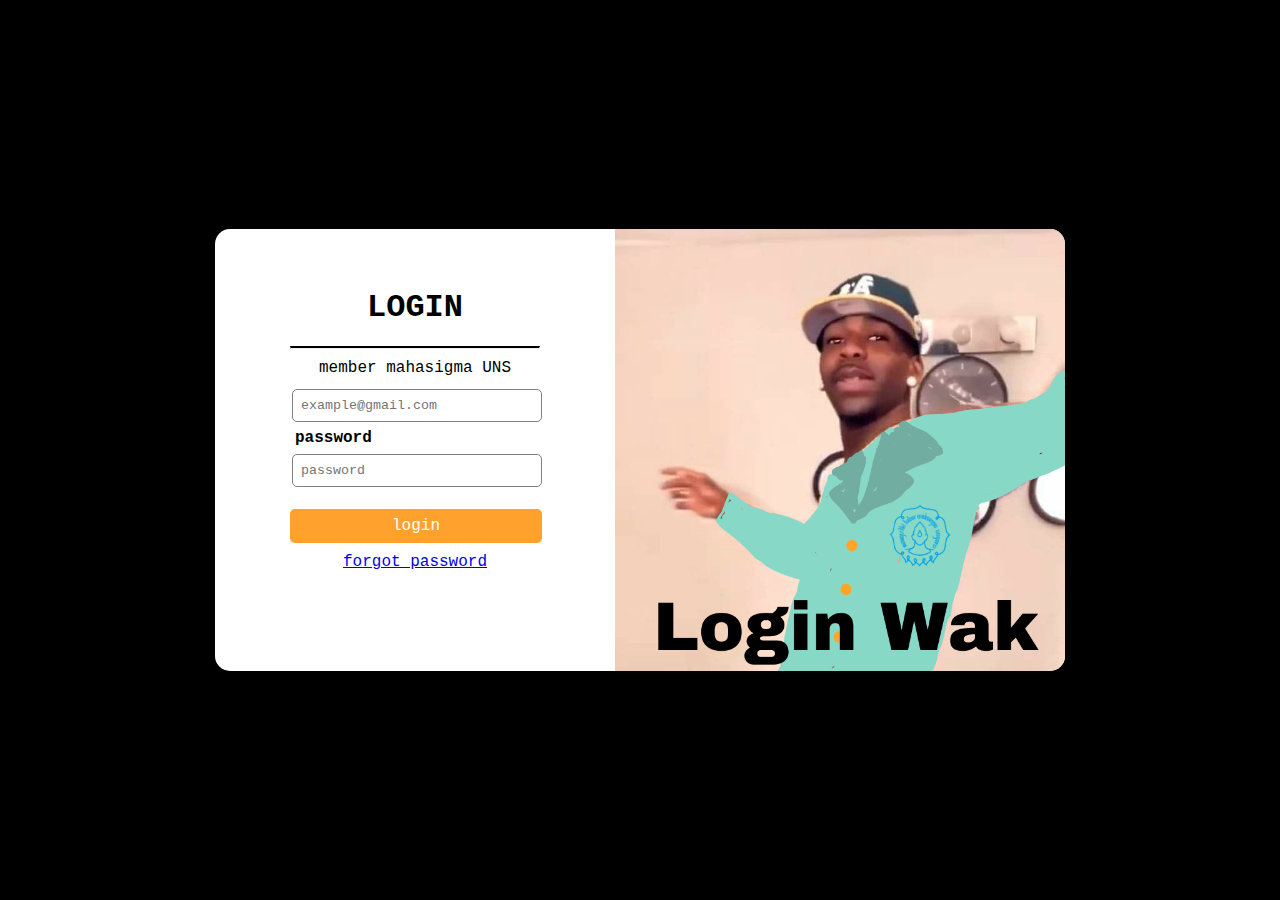
<file: tugas 01/index.html>
<!DOCTYPE html>
<html lang="en">
<head>
    <meta charset="UTF-8">
    <meta name="viewport" content="width=device-width, initial-scale=1.0">
    <title>tugas pemweb 01</title>
    <link rel="stylesheet" href="style.css">
</head>
<body>
    <div class="container">
        <div class="login">
            <form action="">
                <h1>login</h1>
                <hr>
                <p>member mahasigma UNS</p>
                <input type="text" placeholder="example@gmail.com">
                <label for="">password</label>
                <input type="password" placeholder="password">
                <button>login</button>
                <p>
                    <a href="forgotpass.html">forgot password</a>
                </p>
            </form>
        </div>
        <div class="gambar">
            <img src="Login Wak.png" alt="">
        </div>

    </div>
    
</body>
</html>
</file>
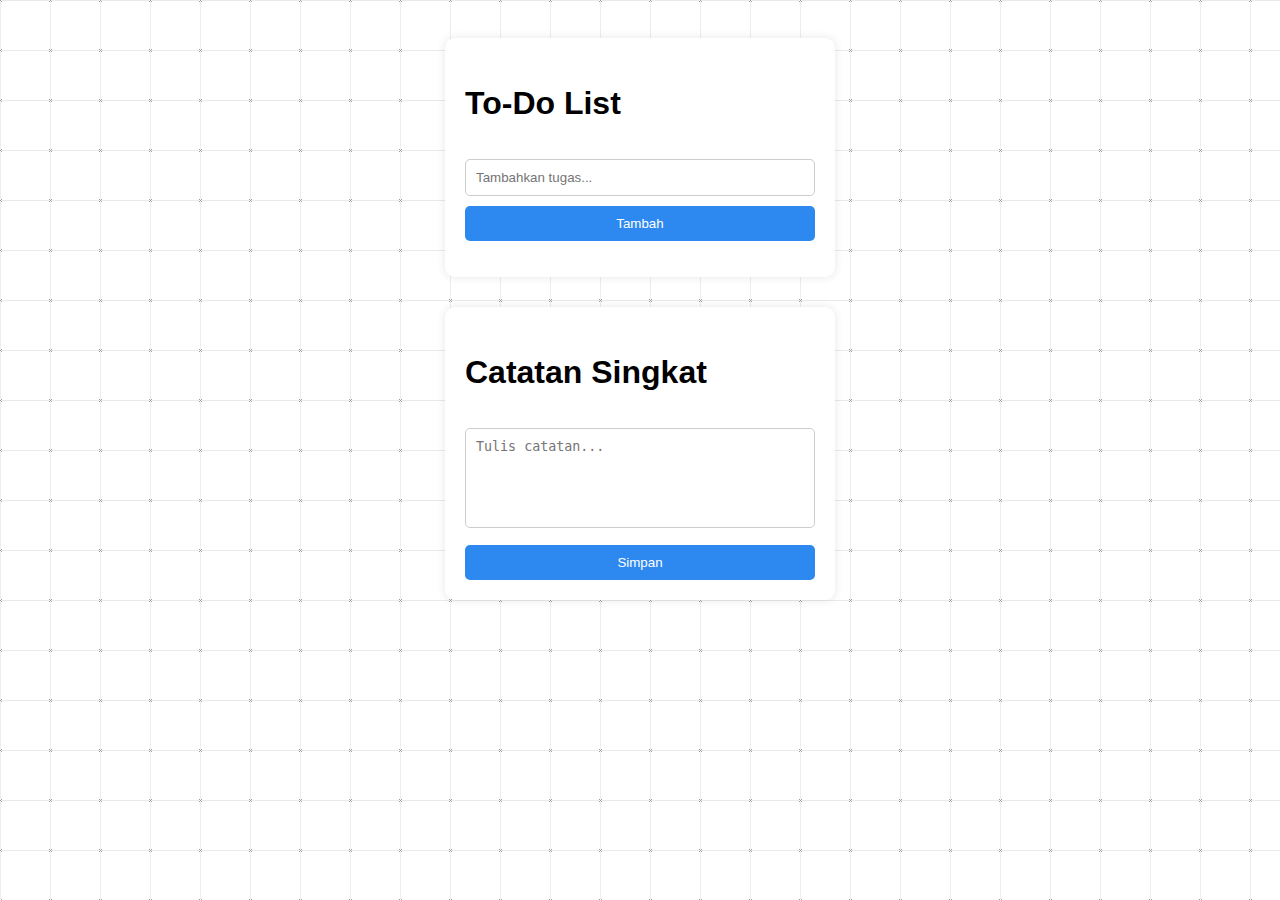
<file: tugas 02/index.html>
<!DOCTYPE html>
<html lang="id">
<head>
  <meta charset="UTF-8" />
  <meta name="viewport" content="width=device-width, initial-scale=1.0"/>
  <title>To-Do List + Catatan</title>
  <link rel="stylesheet" href="style.css" />
</head>
<body>
  <div class="container">
    <h1>To-Do List</h1>
    <input type="text" id="taskInput" placeholder="Tambahkan tugas..." />
    <button onclick="addTask()">Tambah</button>
    <ul id="taskList"></ul>
  </div>

  <div class="container">
    <h1>Catatan Singkat</h1>
    <textarea id="noteInput" placeholder="Tulis catatan..."></textarea>
    <button onclick="saveNote()">Simpan</button>
    <div id="noteDisplay"></div>
  </div>

  <script src="script.js"></script>
</body>
</html>
</file>
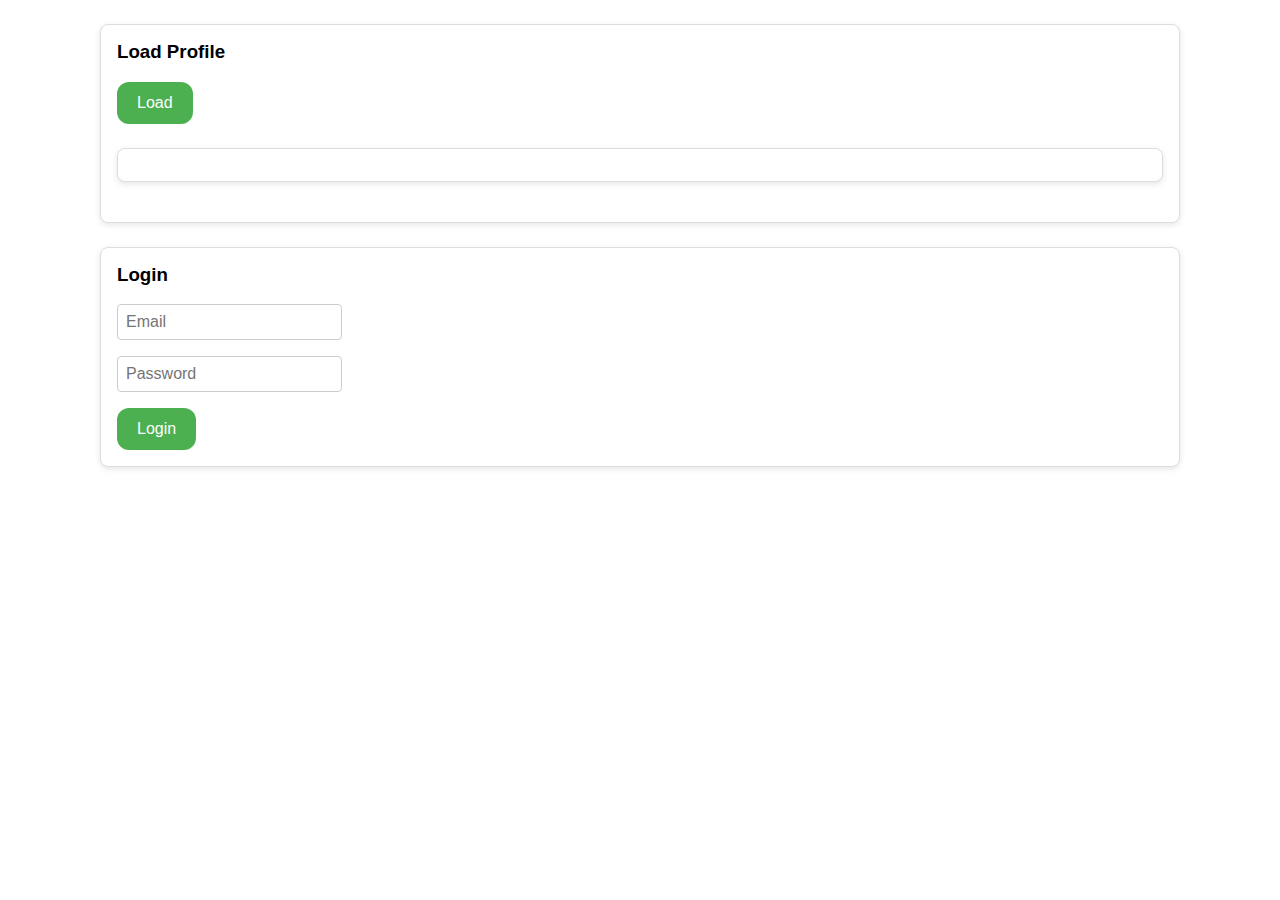
<file: tugas 03/PPW25-03_L0123077_M. Maulana Gian Pranaja/ajax/index.html>
<!DOCTYPE html>
<html lang="id">
  <head>
    <meta charset="UTF-8" />
    <title>Daftar Profil & Login</title>
    <script src="https://code.jquery.com/jquery-3.6.0.min.js"></script>
    <link rel="stylesheet" href="style.css" />
  </head>
  <body class="flex-center">
    <div class="container w-screen">
      <div>
        <div class="card">
          <h3>Load Profile</h3>
          <button class="btn" id="loadProfiles">Load</button>

          <div class="card">
            <div id="profiles"></div>
          </div>
        </div>

        <div class="card">
          <h3>Login</h3>
          <div>
            <input type="email" id="email" placeholder="Email" class="input" />
            <input
              type="password"
              id="password"
              placeholder="Password"
              class="input"
            />
          </div>
          <button class="btn" id="loginBtn">Login</button>
          <div id="loginResult"></div>
        </div>
      </div>
    </div>

    <script src="script.js">

    </script>
  </body>
</html>
</file>
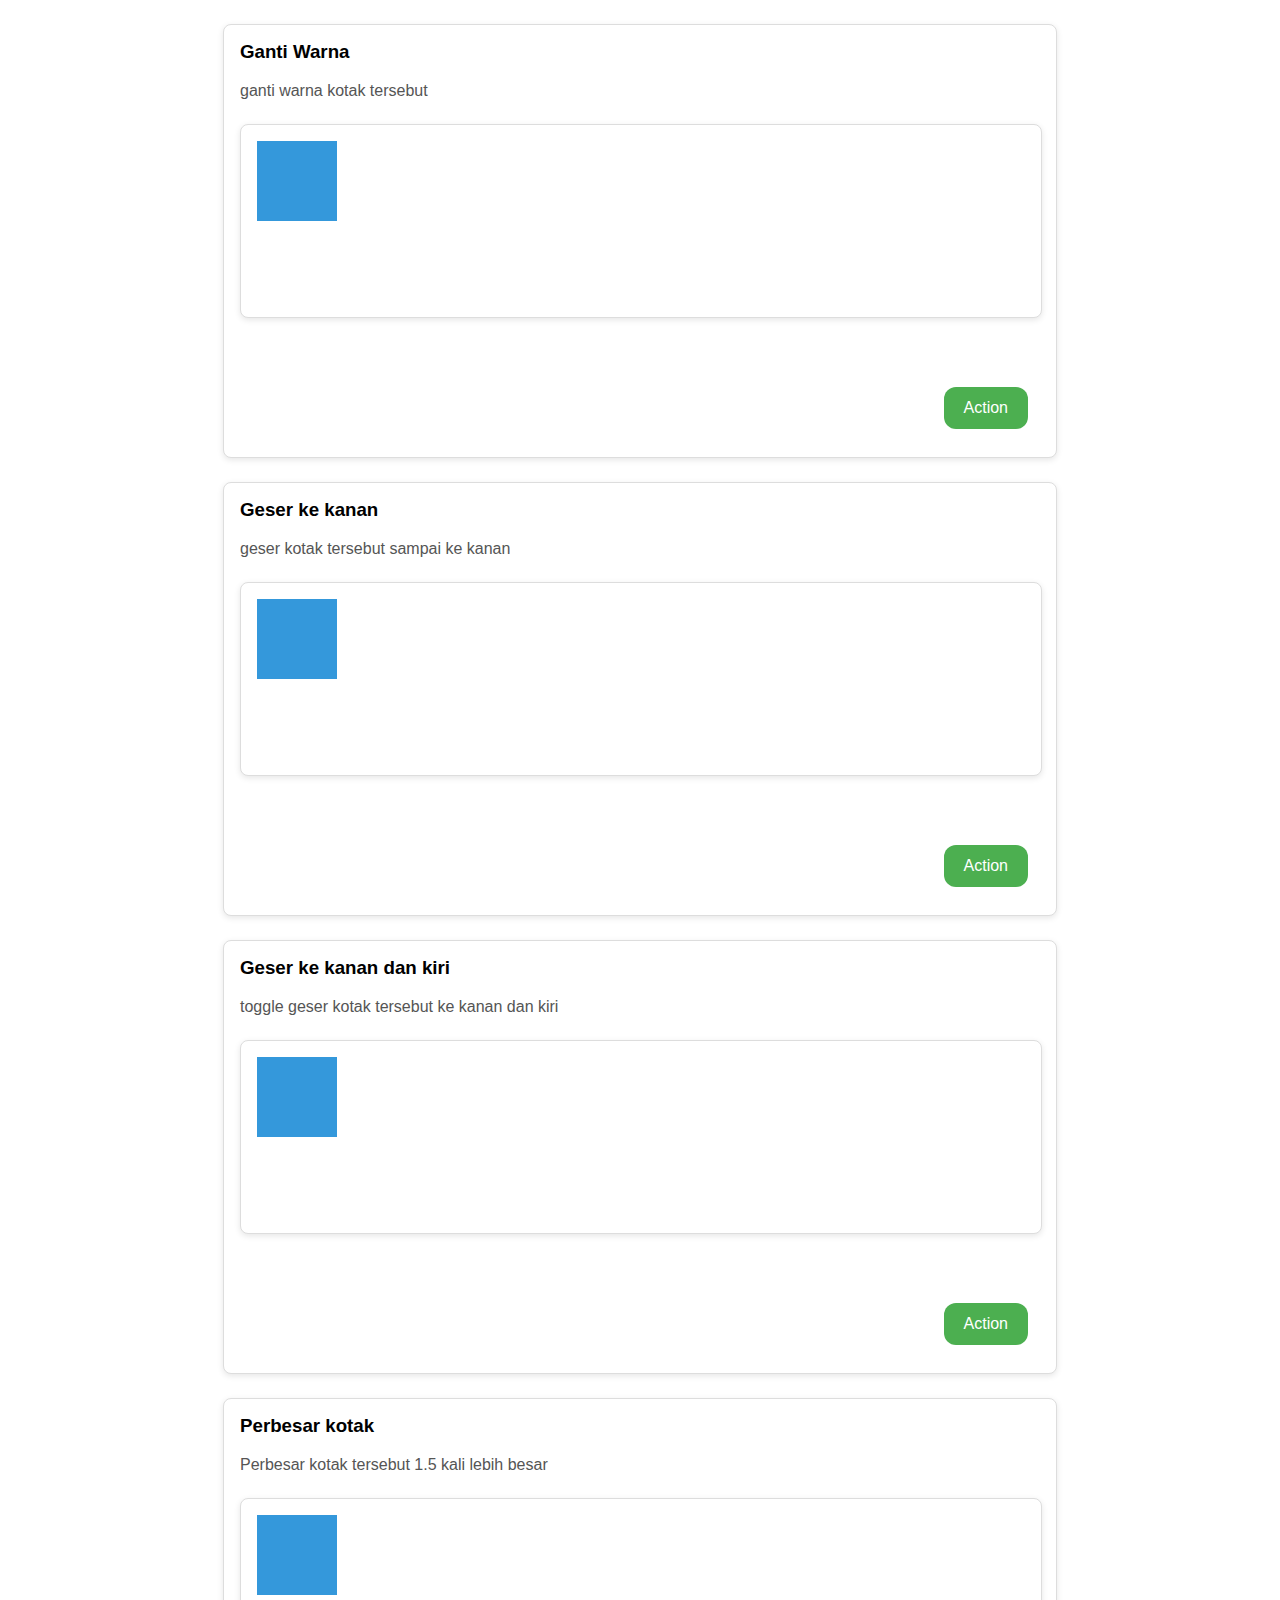
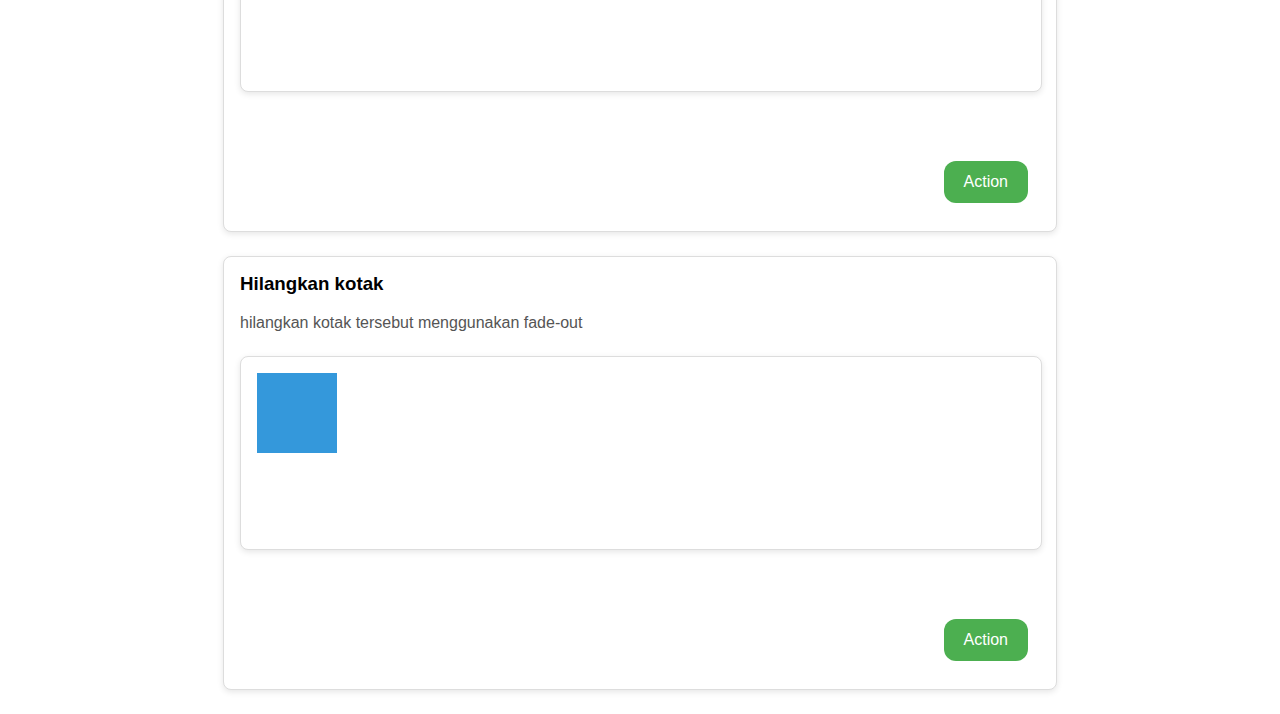
<file: tugas 03/PPW25-03_L0123077_M. Maulana Gian Pranaja/jquery/index.html>
<!DOCTYPE html>
<html>
  <head>
    <link rel="stylesheet" href="style.css">
    <script src="https://code.jquery.com/jquery-3.6.0.min.js"></script>
  </head>
  <body>
    <div class="card lg">
      <h3>Ganti Warna</h3>
      <p>ganti warna kotak tersebut</p>

      <div class="card md">
        <div class="box" id="changeColorBox"></div>
      </div>

      <button class="btn bottom-right" id="changeColorBtn">Action</button>
    </div>

    <div class="card lg">
      <h3>Geser ke kanan</h3>
      <p>geser kotak tersebut sampai ke kanan</p>

      <div class="card md">
        <div class="box" id="movableRightBox"></div>
      </div>

      <button class="btn bottom-right" id="movableRightBtn">Action</button>
    </div>

    <div class="card lg">
      <h3>Geser ke kanan dan kiri</h3>
      <p>toggle geser kotak tersebut ke kanan dan kiri</p>

      <div class="card md">
        <div class="box" id="movableRightLeftBox"></div>
      </div>

      <button class="btn bottom-right" id="movableRightLeftBtn">Action</button>
    </div>

    <div class="card lg">
      <h3>Perbesar kotak</h3>
      <p>Perbesar kotak tersebut 1.5 kali lebih besar</p>

      <div class="card md">
        <div class="box" id="largerBox"></div>
      </div>

      <button class="btn bottom-right" id="largerBtn">Action</button>
    </div>

    <div class="card lg">
      <h3>Hilangkan kotak</h3>
      <p>hilangkan kotak tersebut menggunakan fade-out</p>

      <div class="card md">
        <div class="box" id="fadeOutBox"></div>
      </div>

      <button class="btn bottom-right" id="fadeOutBtn">Action</button>
    </div>

    <script src="script.js"></script>
  </body>
</html>
</file>
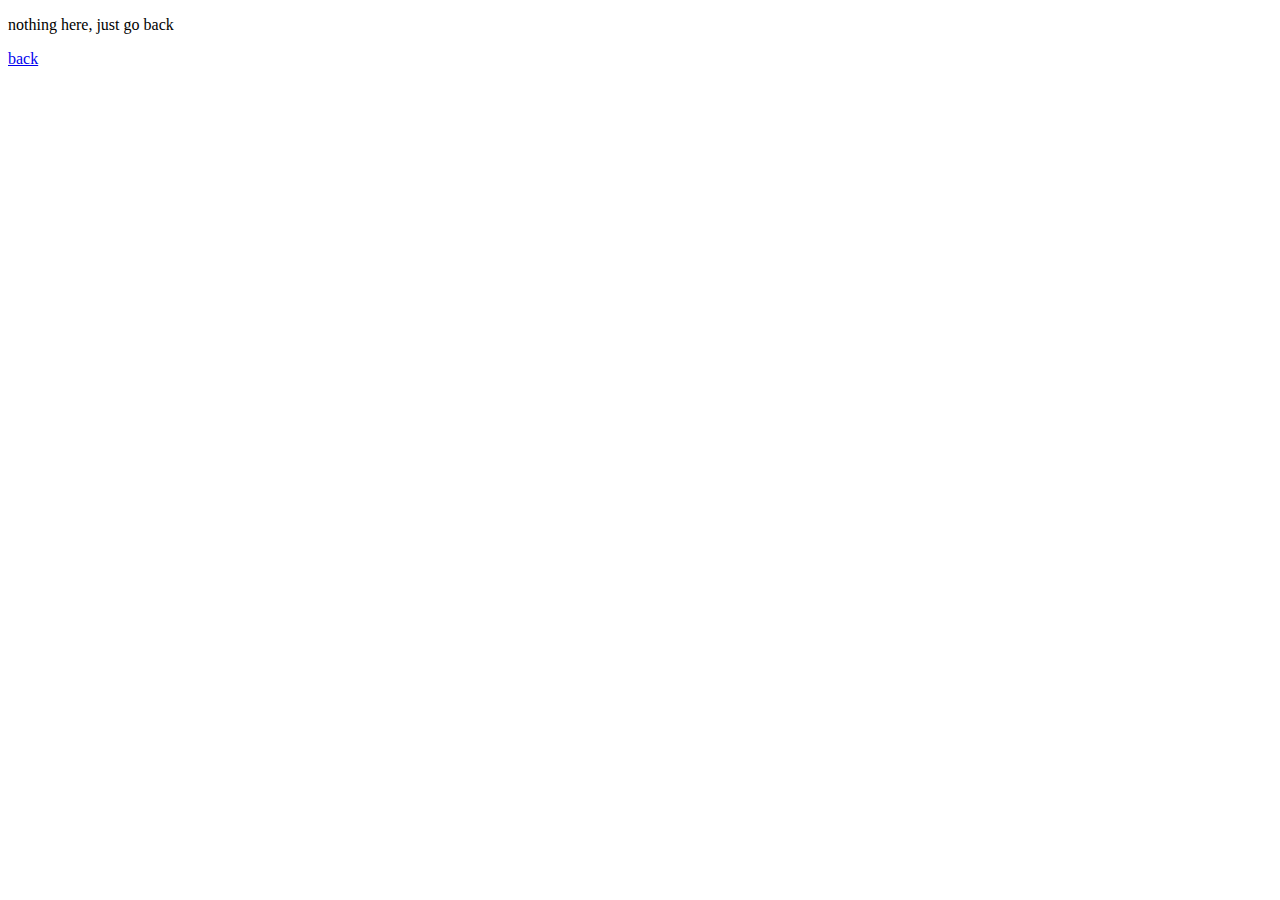
<file: tugas 01/forgotpass.html>
<!DOCTYPE html>
<html lang="en">
<head>
    <meta charset="UTF-8">
    <meta name="viewport" content="width=device-width, initial-scale=1.0">
    <title>nothinghere</title>
</head>
<body>
    <p>nothing here, just go back</p>
    <a href="index.html">back</a>
    
</body>
</html>
</file>
<file: tugas 01/style.css>
* {
    margin: 0;
    padding: 0;
    box-sizing: border-box;
    font-family: 'Courier New', Courier, monospace;
}

body {
    display: flex;
    justify-content: center;
    align-items: center;
    min-height: 100vh;
    background: black;
}

.container {
    width: 100%;
    display: flex;
    max-width: 850px;
    background: white;
    border-radius: 15px;
    box-shadow: 0 10px 15px rgba(0, 0, 0, 0.1);
}

.login {
    width: 400px;
}

form {
    width: 250px;
    margin: 60px auto;
}

h1 {
    margin: 20px;
    text-align: center;
    font-weight: bolder;
    text-transform: uppercase;
}

hr {
    border-top: 2px solid black;
}

p {
    text-align: center;
    margin: 10px;
}

.gambar img {
    width: 450px;
    height: 100%;
    border-top-right-radius: 15px;
    border-bottom-right-radius: 15px;
}


form label {
    display: block;
    font-size: 16px;
    font-weight: 600;
    padding: 5px;
}

input {
    width: 100%;
    margin: 2px;
    border: none;
    outline: none;
    padding: 8px;
    border-radius: 5px;
    border: 1px solid gray;
}

button {
    border: none;
    outline: none;
    padding: 8px;
    width: 252px;
    color: white;
    font-size: 16px;
    cursor: pointer;
    margin-top: 20px;
    border-radius: 5px;
    background: #ffa12c;
}
</file>
<file: tugas 02/style.css>
body {
    font-family: Arial, sans-serif;
    background-color: #705454;
    display: flex;
    flex-direction: column;
    align-items: center;
    padding: 30px;
}
  
.container {
    background: white;
    padding: 20px;
    margin-bottom: 30px;
    border-radius: 10px;
    box-shadow: 0 0 10px rgba(0, 0, 0, 0.1);
    width: 350px;
}
  
input[type="text"], textarea {
    width: 100%;
    padding: 10px;
    margin: 10px 0;
    box-sizing: border-box;
    border: 1px solid #ccc;
    border-radius: 5px;
    resize: none;
}
  
textarea {
    min-height: 100px;
}
  
button {
    width: 100%;
    padding: 10px;
    background-color: #2d89ef;
    color: white;
    border: none;
    border-radius: 5px;
    cursor: pointer;
}
  
ul {
    list-style: none;
    padding: 0;
}
  
li {
    background-color: #ddd;
    padding: 8px;
    margin-top: 5px;
    border-radius: 5px;
    display: flex;
    justify-content: space-between;
}
  
li button {
    background: red;
    padding: 5px;
    border: none;
    border-radius: 3px;
    color: white;
    cursor: pointer;
}

@import url(https://fonts.googleapis.com/css?family=Exo:100);

@-webkit-keyframes bg-scrolling-reverse {
  100% {
    background-position: 50px 50px;
  }
}
@-moz-keyframes bg-scrolling-reverse {
  100% {
    background-position: 50px 50px;
  }
}
@-o-keyframes bg-scrolling-reverse {
  100% {
    background-position: 50px 50px;
  }
}
@keyframes bg-scrolling-reverse {
  100% {
    background-position: 50px 50px;
  }
}
@-webkit-keyframes bg-scrolling {
  0% {
    background-position: 50px 50px;
  }
}
@-moz-keyframes bg-scrolling {
  0% {
    background-position: 50px 50px;
  }
}
@-o-keyframes bg-scrolling {
  0% {
    background-position: 50px 50px;
  }
}
@keyframes bg-scrolling {
  0% {
    background-position: 50px 50px;
  }
}

body {
    font-family: monospace;
    color: black;
    font: 400 16px/1.5 exo, ubuntu, "segoe ui", helvetica, arial, sans-serif;
    /* img size is 50x50 */
    background: url("[data-uri]") repeat 0 0;
    -webkit-animation: bg-scrolling-reverse 0.92s infinite;
    /* Safari 4+ */
    -moz-animation: bg-scrolling-reverse 0.92s infinite;
    /* Fx 5+ */
    -o-animation: bg-scrolling-reverse 0.92s infinite;
    /* Opera 12+ */
    animation: bg-scrolling-reverse 0.92s infinite;
    /* IE 10+ */
    -webkit-animation-timing-function: linear;
    -moz-animation-timing-function: linear;
    -o-animation-timing-function: linear;
    animation-timing-function: linear;
  }
</file>
<file: tugas 03/PPW25-03_L0123077_M. Maulana Gian Pranaja/ajax/style.css>
body {
  width: 100vw;
  margin: 0;
  padding: 0;
}
.input {
  display: block;
  margin: 1rem 0;
  padding: 0.5rem;
  font-size: 1rem;
  border: 1px solid #ccc;
  border-radius: 0.25rem;
}

.flex-center {
  display: flex;
  justify-content: center;
}

.container {
  width: 1080px;
}

.card {
  border: 1px solid #ddd;
  border-radius: 0.5rem;
  box-shadow: 0 2px 6px rgba(0, 0, 0, 0.1);
  padding: 1rem;
  background-color: #fff;
  margin: 1.5rem auto;
  font-family: sans-serif;
  position: relative;
}

.lg {
  width: 50rem;
  height: 25rem;
}

.md {
  width: 48rem;
  height: 10rem;
}

h3 {
  margin-top: 0;
}

p {
  color: #555;
}

.btn {
  background-color: #4caf50;
  color: white;
  padding: 0.75rem 1.25rem;
  border: none;
  border-radius: 0.75rem;
  cursor: pointer;
  font-size: 1rem;
  transition: background-color 0.3s;
}

.btn:hover {
  background-color: #45a049;
}

.box {
  width: 5rem;
  height: 5rem;
  background-color: #3498db;
  position: absolute;
  transition: left 0.3s ease;
}
.bottom-right {
  position: absolute;
  bottom: 1.75rem;
  right: 1.75rem;
}
</file>
<file: tugas 03/PPW25-03_L0123077_M. Maulana Gian Pranaja/jquery/style.css>
body {
  width: 100vw;
  margin: 0;
  padding: 0;
}
.input {
  display: block;
  margin: 1rem 0;
  padding: 0.5rem;
  font-size: 1rem;
  border: 1px solid #ccc;
  border-radius: 0.25rem;
}

.flex-center {
  display: flex;
  justify-content: center;
}

.container {
  width: 1080px;
}

.card {
  border: 1px solid #ddd;
  border-radius: 0.5rem;
  box-shadow: 0 2px 6px rgba(0, 0, 0, 0.1);
  padding: 1rem;
  background-color: #fff;
  margin: 1.5rem auto;
  font-family: sans-serif;
  position: relative;
}

.lg {
  width: 50rem;
  height: 25rem;
}

.md {
  width: 48rem;
  height: 10rem;
}

h3 {
  margin-top: 0;
}

p {
  color: #555;
}

.btn {
  background-color: #4caf50;
  color: white;
  padding: 0.75rem 1.25rem;
  border: none;
  border-radius: 0.75rem;
  cursor: pointer;
  font-size: 1rem;
  transition: background-color 0.3s;
}

.btn:hover {
  background-color: #45a049;
}

.box {
  width: 5rem;
  height: 5rem;
  background-color: #3498db;
  position: absolute;
  transition: left 0.3s ease;
}
.bottom-right {
  position: absolute;
  bottom: 1.75rem;
  right: 1.75rem;
}
</file>
